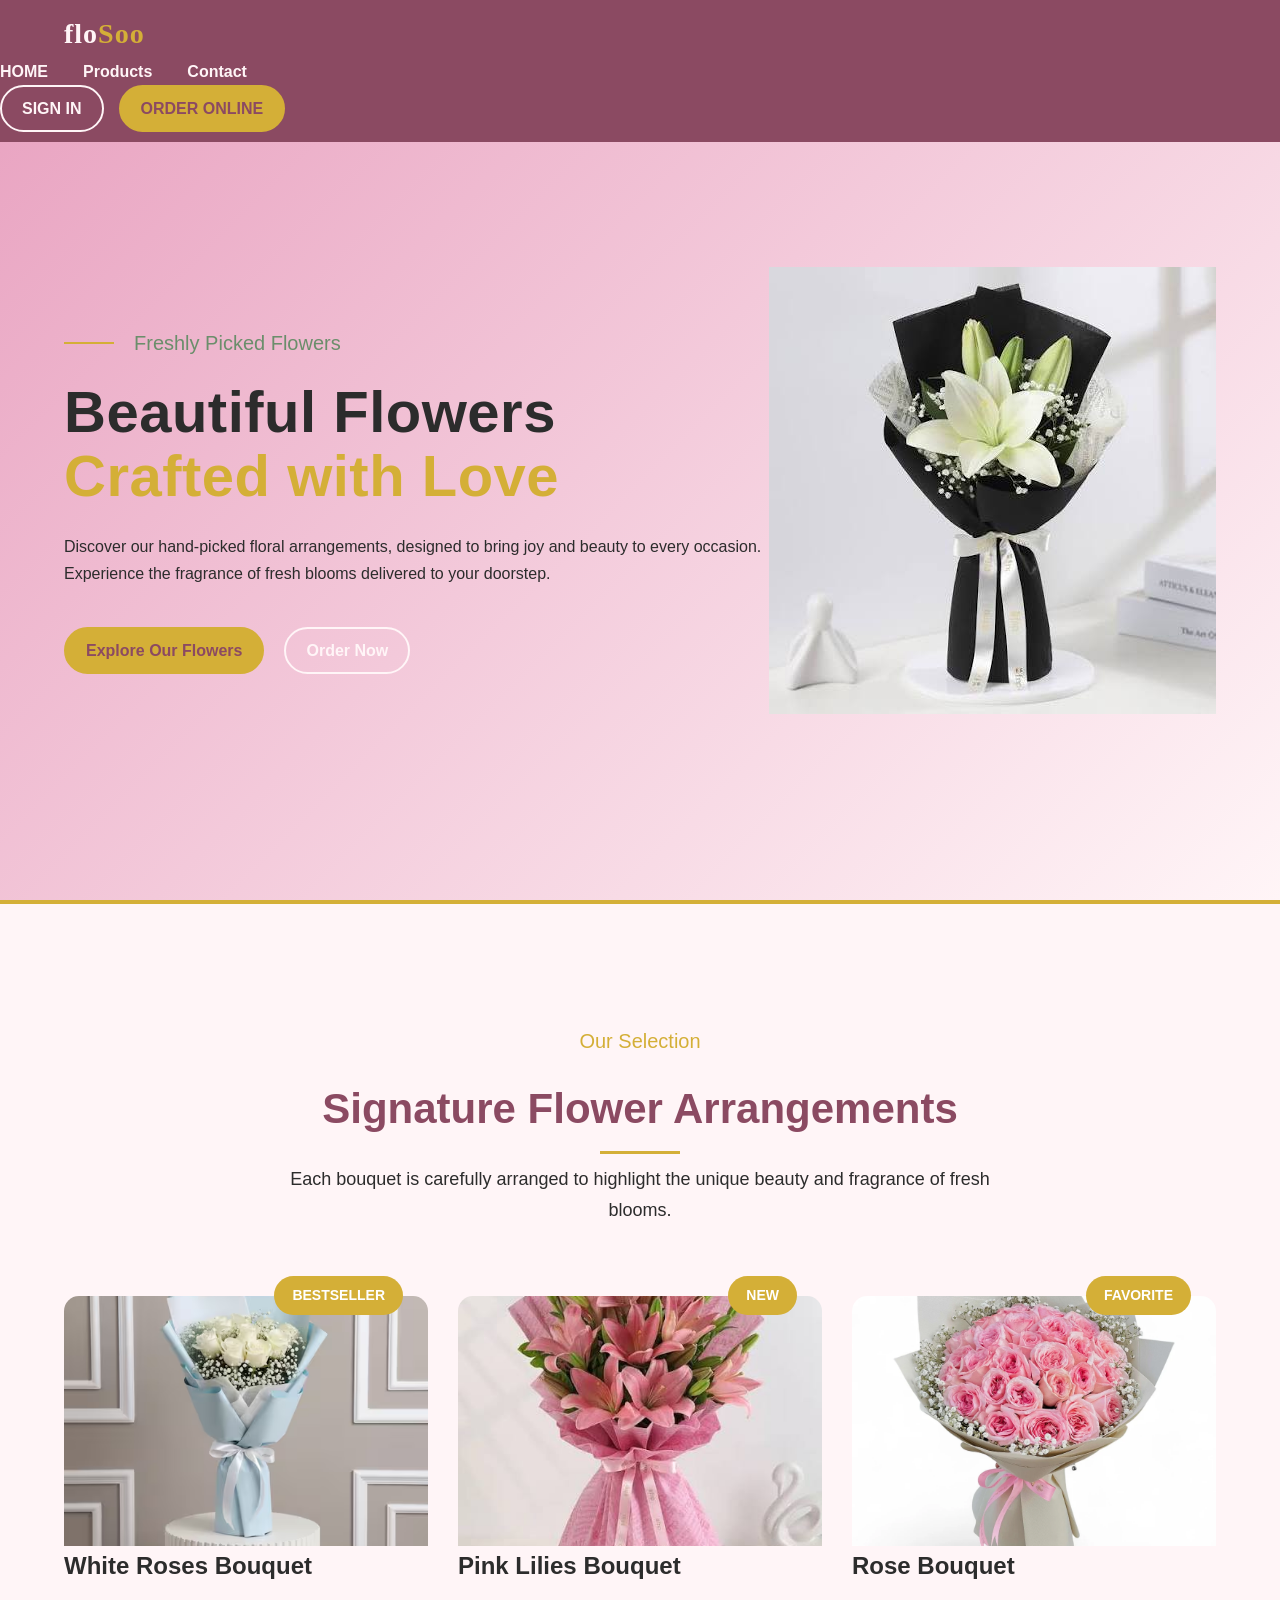
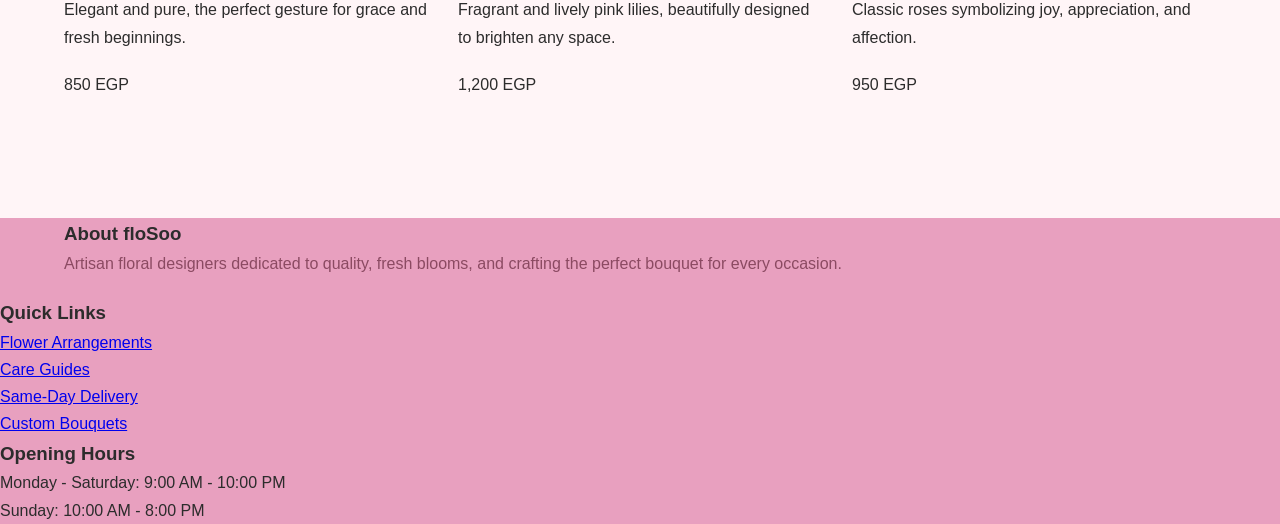
<file: index.html>
<!DOCTYPE html>
<html lang="en"></html>
<head>
    <meta charset="UTF-8">
    <meta name="viewport" content="width=device-width,inita-scale=1.0">
    <title>Flowers website</title>
    <link rel="preconnect" href="https://fonts.googleapis.com">
<link rel="preconnect" href="https://fonts.gstatic.com" crossorigin>
<link href="https://fonts.googleapis.com/css2?family=Playfair:ital,opsz,wght@0,5..1200,300..900;1,5..1200,300..900&display=swap" rel="stylesheet">
<!--link to css-->

<link rel="stylesheet" href="f.css">
</head>
<body>
<header>
    <div class="container header-container">
        <a href="#" class="logo">
            <div class="logo-text">flo<span>Soo</span></div>
          
        </a>    
    
    </div>
    <nav>
        <ul>
            <li><a href="#">HOME</a></li>
            <li><a href="#products">Products</a></li>
            <li><a href="#">Contact</a></li>
        </ul>
    </nav>
<div class="nav-buttons">
    <a href="#" class="btn btn-secondary">SIGN IN</a>
    <a href="#" class="btn btn-primary">ORDER ONLINE</a>
</div>

</header>
<!-- Hero Section -->
<section class="hero">
    <div class="container">
        <div class="hero-content">
            <div class="hero-subtitle">
                <i class="fas fa-seedling"></i>
                Freshly Picked Flowers
            </div>
            <h1 class="hero-title">Beautiful Flowers <br><span>Crafted with Love</span></h1>
            <p class="hero-text">
                Discover our hand-picked floral arrangements, designed to bring joy and beauty to every occasion. Experience the fragrance of fresh blooms delivered to your doorstep.
            </p>
            <div class="hero-buttons">
                <a href="#products" class="btn btn-primary">Explore Our Flowers</a>
                <a href="#" class="btn btn-secondary">Order Now</a>
            </div>
        </div>
        <img src="images.jpg" alt="Flowers" class="hero-img">
    </div>
</section>
<!-- Products Section -->
<section class="products" id="products">
    <div class="container">
        <div class="section-header">
            <div class="section-subtitle">Our Selection</div>
            <h2 class="section-title">Signature Flower Arrangements</h2>
            <p class="section-desc">Each bouquet is carefully arranged to highlight the unique beauty and fragrance of fresh blooms.</p>
        </div>

        <div class="product-grid">
            <!-- Product Card 1: بوكيه ورد أبيض -->
            <div class="product-card">
                <div class="product-img">
                    <img src="f1.avif" alt="White Roses Bouquet">
                </div>
                <div class="product-info">
                    <div class="product-tag">BESTSELLER</div>
                    <h3 class="product-title">White Roses Bouquet</h3>
                    <p class="product-desc">Elegant and pure, the perfect gesture for grace and fresh beginnings.</p>
                    <div class="product-price">850 EGP</div>
                </div>
            </div>

            <!-- Product Card 2: بوكيه ورد ليليز بينك -->
            <div class="product-card">
                <div class="product-img">
                    <img src="images (1).jpg" alt="Pink Lilies Bouquet">
                </div>
                <div class="product-info">
                    <div class="product-tag">NEW</div>
                    <h3 class="product-title">Pink Lilies Bouquet</h3>
                    <p class="product-desc">Fragrant and lively pink lilies, beautifully designed to brighten any space.</p>
                    <div class="product-price">1,200 EGP</div>
                </div>
            </div>

            <!-- Product Card 3: بوكيه ورد روز -->
            <div class="product-card">
                <div class="product-img">
                    <img src="Passionate-Pink-Roses-Bouquet.webp" alt="Rose Bouquet">
                </div>
                <div class="product-info">
                    <div class="product-tag">FAVORITE</div>
                    <h3 class="product-title">Rose Bouquet</h3>
                    <p class="product-desc">Classic roses symbolizing joy, appreciation, and affection.</p>
                    <div class="product-price">950 EGP</div>
                </div>
            </div>
        </div>
    </div>
</section>
<footer>
    <div class="container">
        <div class="footer-content">
            <div class="footer-column">
                <h3>About floSoo</h3>
                <p style="color: var(--flower-dark); margin-bottom: 20px;">Artisan floral designers dedicated to quality, fresh blooms, and crafting the perfect bouquet for every occasion.</p>
                    
                
                    
                    
                </div>
            </div>
        </div>
</footer>
<div class="footer-column">
    <h3>Quick Links</h3>
    <ul class="footer-links">
        <li><a href="#products">Flower Arrangements</a></li>
        <li><a href="#">Care Guides</a></li>
        <li><a href="#">Same-Day Delivery</a></li>
        <li><a href="#">Custom Bouquets</a></li>
    </ul>
</div>

<div class="footer-column">
    <h3>Opening Hours</h3>
    <ul class="footer-links">
        <li>Monday - Saturday: 9:00 AM - 10:00 PM</li>
        <li>Sunday: 10:00 AM - 8:00 PM</li>
    </ul>
</div>

    <!--link to js-->
    <script src="f.js"></script>
</body>
</file>
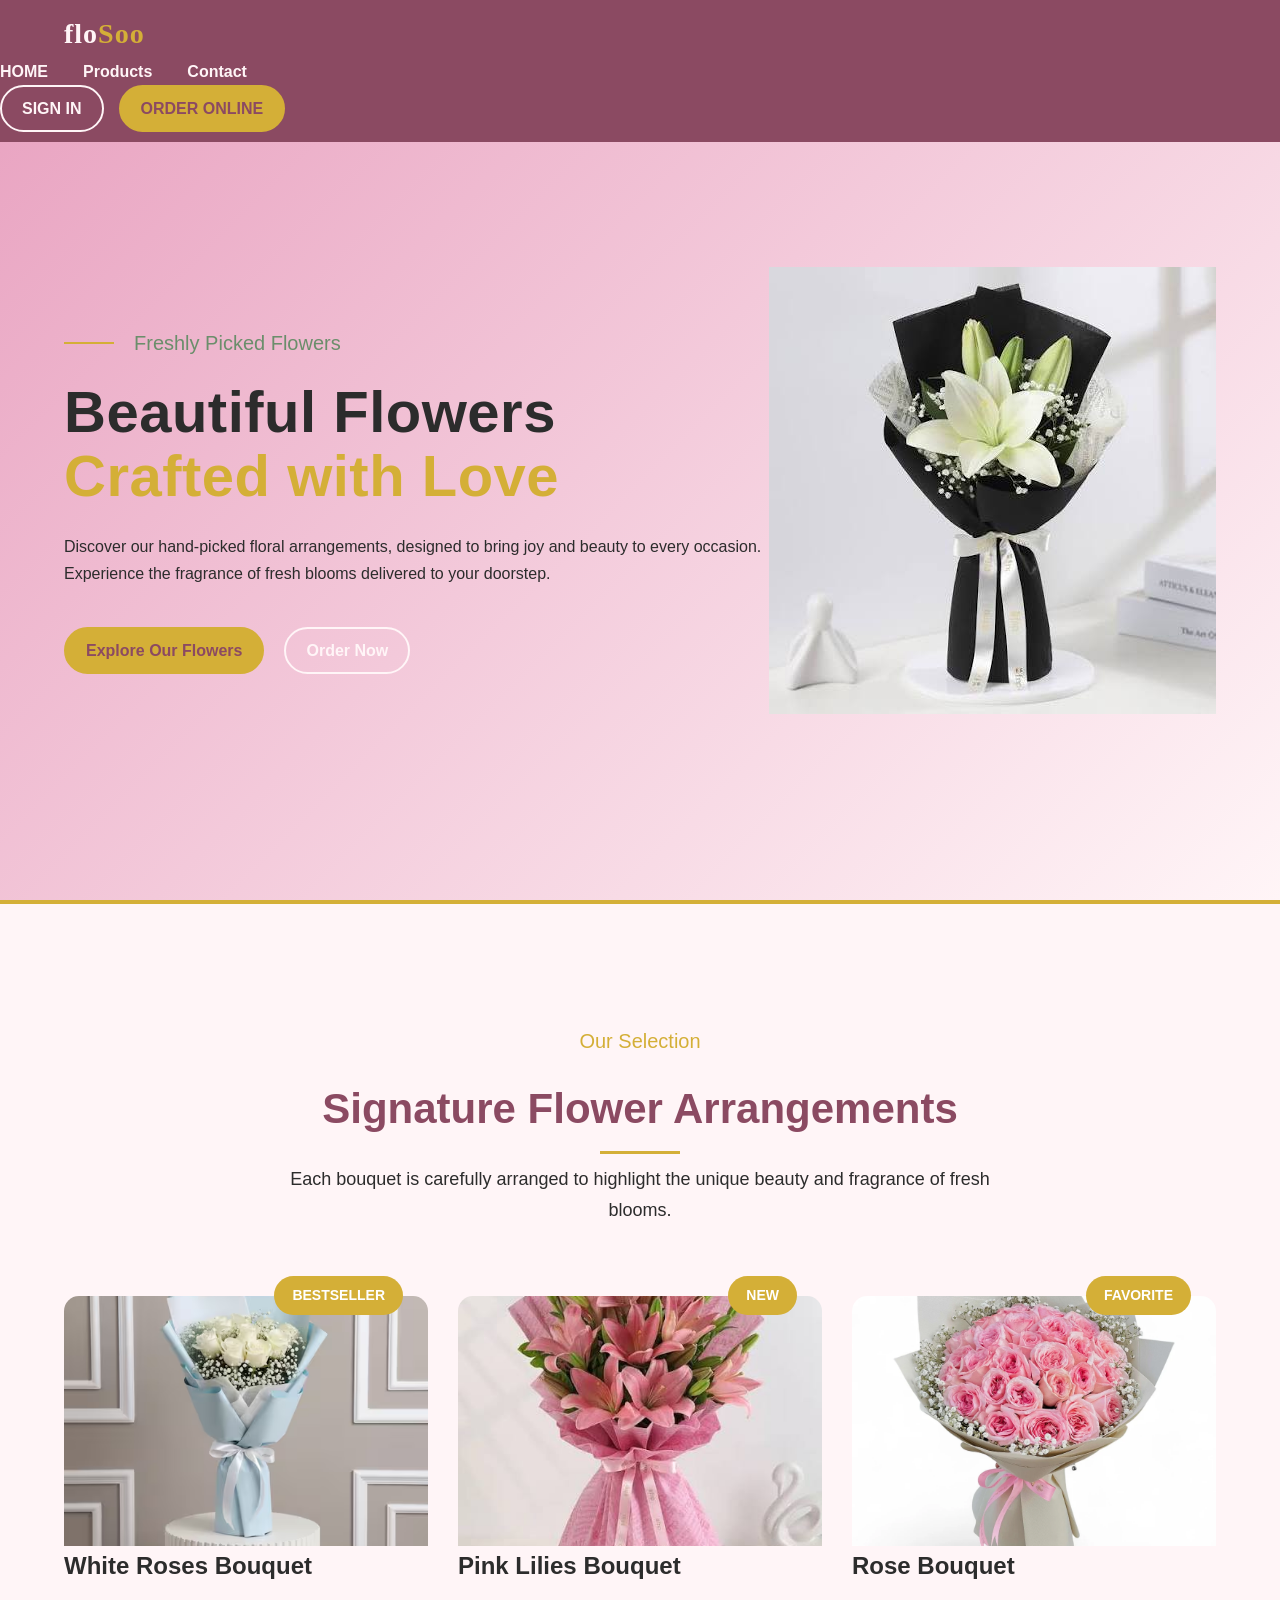
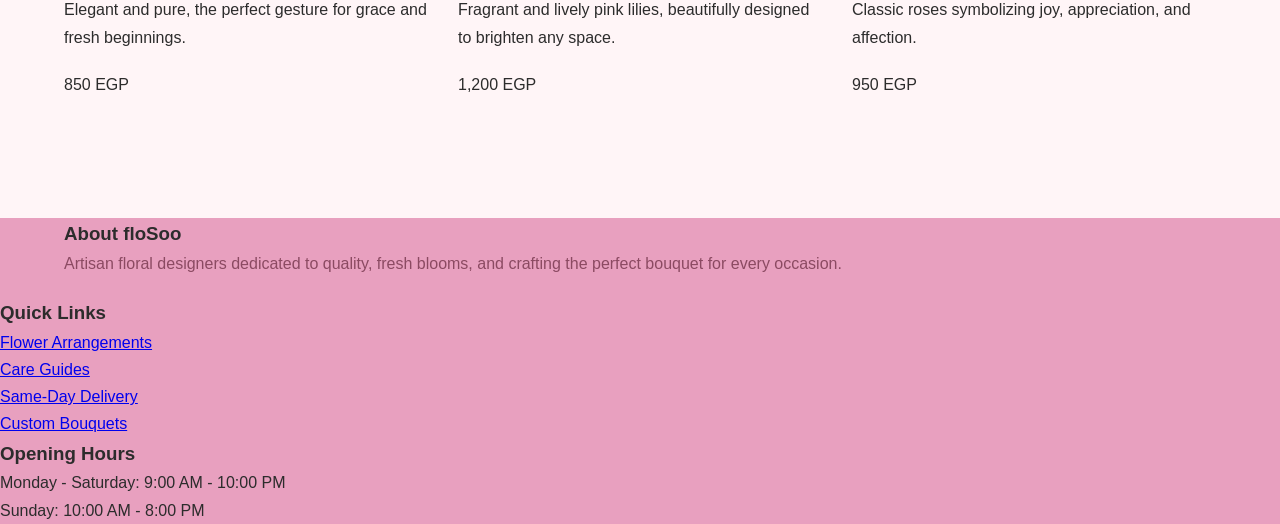
<file: f.html>
<!DOCTYPE html>
<html lang="en"></html>
<head>
    <meta charset="UTF-8">
    <meta name="viewport" content="width=device-width,inita-scale=1.0">
    <title>Flowers website</title>
    <link rel="preconnect" href="https://fonts.googleapis.com">
<link rel="preconnect" href="https://fonts.gstatic.com" crossorigin>
<link href="https://fonts.googleapis.com/css2?family=Playfair:ital,opsz,wght@0,5..1200,300..900;1,5..1200,300..900&display=swap" rel="stylesheet">
<!--link to css-->

<link rel="stylesheet" href="f.css">
</head>
<body>
<header>
    <div class="container header-container">
        <a href="#" class="logo">
            <div class="logo-text">flo<span>Soo</span></div>
          
        </a>    
    
    </div>
    <nav>
        <ul>
            <li><a href="#">HOME</a></li>
            <li><a href="#products">Products</a></li>
            <li><a href="#">Contact</a></li>
        </ul>
    </nav>
<div class="nav-buttons">
    <a href="#" class="btn btn-secondary">SIGN IN</a>
    <a href="#" class="btn btn-primary">ORDER ONLINE</a>
</div>

</header>
<!-- Hero Section -->
<section class="hero">
    <div class="container">
        <div class="hero-content">
            <div class="hero-subtitle">
                <i class="fas fa-seedling"></i>
                Freshly Picked Flowers
            </div>
            <h1 class="hero-title">Beautiful Flowers <br><span>Crafted with Love</span></h1>
            <p class="hero-text">
                Discover our hand-picked floral arrangements, designed to bring joy and beauty to every occasion. Experience the fragrance of fresh blooms delivered to your doorstep.
            </p>
            <div class="hero-buttons">
                <a href="#products" class="btn btn-primary">Explore Our Flowers</a>
                <a href="#" class="btn btn-secondary">Order Now</a>
            </div>
        </div>
        <img src="images.jpg" alt="Flowers" class="hero-img">
    </div>
</section>
<!-- Products Section -->
<section class="products" id="products">
    <div class="container">
        <div class="section-header">
            <div class="section-subtitle">Our Selection</div>
            <h2 class="section-title">Signature Flower Arrangements</h2>
            <p class="section-desc">Each bouquet is carefully arranged to highlight the unique beauty and fragrance of fresh blooms.</p>
        </div>

        <div class="product-grid">
            <!-- Product Card 1: بوكيه ورد أبيض -->
            <div class="product-card">
                <div class="product-img">
                    <img src="f1.avif" alt="White Roses Bouquet">
                </div>
                <div class="product-info">
                    <div class="product-tag">BESTSELLER</div>
                    <h3 class="product-title">White Roses Bouquet</h3>
                    <p class="product-desc">Elegant and pure, the perfect gesture for grace and fresh beginnings.</p>
                    <div class="product-price">850 EGP</div>
                </div>
            </div>

            <!-- Product Card 2: بوكيه ورد ليليز بينك -->
            <div class="product-card">
                <div class="product-img">
                    <img src="images (1).jpg" alt="Pink Lilies Bouquet">
                </div>
                <div class="product-info">
                    <div class="product-tag">NEW</div>
                    <h3 class="product-title">Pink Lilies Bouquet</h3>
                    <p class="product-desc">Fragrant and lively pink lilies, beautifully designed to brighten any space.</p>
                    <div class="product-price">1,200 EGP</div>
                </div>
            </div>

            <!-- Product Card 3: بوكيه ورد روز -->
            <div class="product-card">
                <div class="product-img">
                    <img src="Passionate-Pink-Roses-Bouquet.webp" alt="Rose Bouquet">
                </div>
                <div class="product-info">
                    <div class="product-tag">FAVORITE</div>
                    <h3 class="product-title">Rose Bouquet</h3>
                    <p class="product-desc">Classic roses symbolizing joy, appreciation, and affection.</p>
                    <div class="product-price">950 EGP</div>
                </div>
            </div>
        </div>
    </div>
</section>
<footer>
    <div class="container">
        <div class="footer-content">
            <div class="footer-column">
                <h3>About floSoo</h3>
                <p style="color: var(--flower-dark); margin-bottom: 20px;">Artisan floral designers dedicated to quality, fresh blooms, and crafting the perfect bouquet for every occasion.</p>
                    
                
                    
                    
                </div>
            </div>
        </div>
</footer>
<div class="footer-column">
    <h3>Quick Links</h3>
    <ul class="footer-links">
        <li><a href="#products">Flower Arrangements</a></li>
        <li><a href="#">Care Guides</a></li>
        <li><a href="#">Same-Day Delivery</a></li>
        <li><a href="#">Custom Bouquets</a></li>
    </ul>
</div>

<div class="footer-column">
    <h3>Opening Hours</h3>
    <ul class="footer-links">
        <li>Monday - Saturday: 9:00 AM - 10:00 PM</li>
        <li>Sunday: 10:00 AM - 8:00 PM</li>
    </ul>
</div>

    <!--link to js-->
    <script src="f.js"></script>
</body>
</file>
<file: f.css>
:root {
    --flower-dark: #8B4A62;
    --flower-medium: #C76B8A;
--flower-light: #E8A0BF;
    --flower-accent: #6B8E6B;
    --flower-cream: #FFF5F7;
    --flower-gold: #D4AF37;
    --text-dark: #2C2C2C;
    --text-light: #F3F3F3;
}
* {
    margin: 0;
    padding: 0;
    box-sizing: border-box;

}

body {
    font-family: 'Montserrat', sans-serif;
    background: var(--flower-light);
    color: var(--text-dark);
    line-height: 1.7;
    overflow-x: hidden;
}

.container {
    width: 90%;
    max-width: 1200px;
    margin: 0 auto;
}
header {
    background: var(--flower-dark);
    position: fixed;
    width: 100%;
    top: 0;
    z-index: 1000;
    padding: 10px 0;
    transition: all 0.4s ease;
}
.header-container {
    display: flex;
    justify-content: space-between;
    align-items: center;
}

.logo {
    display: flex;
    align-items: center;
    gap: 12px;
    text-decoration: none;
}

.logo-icon {
    color: var(--flower-gold);
    font-size: 28px;
}

.logo-text {
    font-family: 'Playfair Display', serif;
    font-size: 28px;
    font-weight: 900;
    color: var(--flower-cream);
    letter-spacing: 1px;
}

.logo-text span {
    color: var(--flower-gold);
}

/* Navbar Links */
nav ul {
    display: flex;
    list-style: none;
    gap: 35px;
}

nav a {
    color: var(--flower-cream);
    text-decoration: none;
    font-weight: 600;
    transition: all 0.3s ease;
    font-size: 16px;
    position: relative;
}

nav a::after {
    content: '';
    position: absolute;
    bottom: 0;
    left: 0;
    width: 0;
    height: 2px;
    background: var(--flower-gold);
    transition: width 0.3s ease;
}

nav a:hover::after {
    width: 100%;
}
.nav-buttons {
    display: flex;
    gap: 15px;
}

.btn {
    display: inline-block;
    padding: 8px 20px;
    border-radius: 30px;
    text-decoration: none;
    font-weight: 600;
    transition: all 0.3s ease;
    cursor: pointer;
    border: none;
    font-size: 16px;
}


.btn-secondary {
    color: var(--flower-cream);
    border: 2px solid var(--flower-cream);
    background: transparent;
}

.btn-secondary:hover {
    background: var(--flower-cream);
    color: var(--flower-dark);
}

.btn-primary {
    background: var(--flower-gold);
    color: var(--flower-dark);
    border: 2px solid var(--flower-gold);
}

.btn-primary:hover {
    background: var(--flower-medium);
    border-color: var(--flower-medium);
    color: var(--flower-cream);
}
/* Hero Section */
.hero {
    min-height: 100vh;
    display: flex;
    align-items: center;
    position: relative;
    overflow: hidden;
    padding-top: 80px;
}

.hero::before {
    content: '';
    position: absolute;
    top: 0;
    left: 0;
    width: 100%;
    height: 100%;
    background: linear-gradient(135deg, var(--flower-light) 0%, var(--flower-cream) 100%);
    z-index: -1;
}
.hero-content {
    width: 750px;
    color: var(--text-dark);
    animation: fadeInUp 1s ease-out;
}

.hero .container {
    display: flex;
    align-items: center;
    justify-content: space-between;
}

.hero-subtitle {
    font-size: 20px;
    color: var(--flower-accent);
    margin-top: 20px;
    margin-bottom: 20px;
    display: flex;
    align-items: center;
    gap: 10px;
}
.hero-subtitle::before {
    content: '';
    width: 50px;
    height: 2px;
    background: var(--flower-gold);
}
.hero-title {
    font-size: 58px;
    line-height: 1.1;
    margin-bottom: 25px;
    letter-spacing: 0.5px;
    color: var(--text-dark);
}

.hero-title span {
    color: var(--flower-gold);
    position: relative;
}

.hero-text {
    font-size: 16px;
    margin-bottom: 40px;
    max-width: 700px;
    color: var(--text-dark);
}
.hero-buttons {
    display: flex;
    gap: 20px;
    margin-top: 30px;
}
/* Products Section */
.products {
    padding: 120px 0;
    position: relative;
    background-color: var(--flower-cream);
    border-top: 4px solid var(--flower-gold);
}

.section-header {
    text-align: center;
    max-width: 700px;
    margin: 0 auto 70px;
}
.section-subtitle {
    font-size: 20px;
    color: var(--flower-gold);
    margin-bottom: 15px;
}

.section-title {
    font-size: 42px;
    color: var(--flower-dark);
    margin-bottom: 20px;
    position: relative;
    display: inline-block;
}
.section-title::after {
    content: '';
    position: absolute;
    bottom: -10px;
    left: 50%;
    transform: translateX(-50%);
    width: 80px;
    height: 3px;
    background: var(--flower-gold);
}

.section-desc {
    font-size: 18px;
    color: var(--text-dark);
}
.product-grid {
    display: grid;
    grid-template-columns: repeat(auto-fit, minmax(300px, 1fr));
    gap: 30px;
}
.product-img {
    width: 100%;
    height: 250px !important; 
    overflow: hidden;
    display: flex;
    justify-content: center;
    align-items: center;
    background-color: var(--flower-cream); /* خلفية متناسقة في حال كانت الصورة أصغر */
    border-radius: 15px 15px 0 0; /* لمسة جمالية للحواف العلوية */
}

/* ضبط سلوك الصور داخل الحاوي */
.product-img img {
    width: 100%;
    height: 100%;
    object-fit: cover; /* قص وتكبير الصورة تلقائياً لتملأ المربع بالكامل دون تشويه */
    transition: transform 0.3s ease;
}

/* تأثير تكبير خفيف عند التمرير بالماوس (اختياري وجميل) */
.product-card:hover .product-img img {
    transform: scale(1.05);
    border: 2px solid var(--flower-accent);

}
.product-tag {
    position: absolute;
    top: -20px;
    right: 25px;
    background: var(--flower-gold);
    color: white;
    padding: 8px 18px;
    border-radius: 20px;
    font-weight: 600;
    font-size: 14px;
}
.product-title {
    font-size: 24px;
    color: var(--text-dark);
    margin-bottom: 10px;
}

.product-desc {
    color: var(--text-dark);
    margin-bottom: 20px;
    font-size: 16px;
}

.product-footer {
    display: flex;
    justify-content: space-between;
    align-items: center;
}
/* Animations */
@keyframes fadeInUp {
    from {
        opacity: 0;
        transform: translateY(40px);
    }
    to {
        opacity: 1;
        transform: translateY(0);
    }
}/* تطبيق الأنيميشن على كروت المنتجات */
.product-card {
    animation: fadeInUp 0.8s ease forwards;
}

/* تطبيق الأنيميشن على عنوان القسم */
.section-header {
    animation: fadeInUp 0.6s ease forwards;
}
</file>
